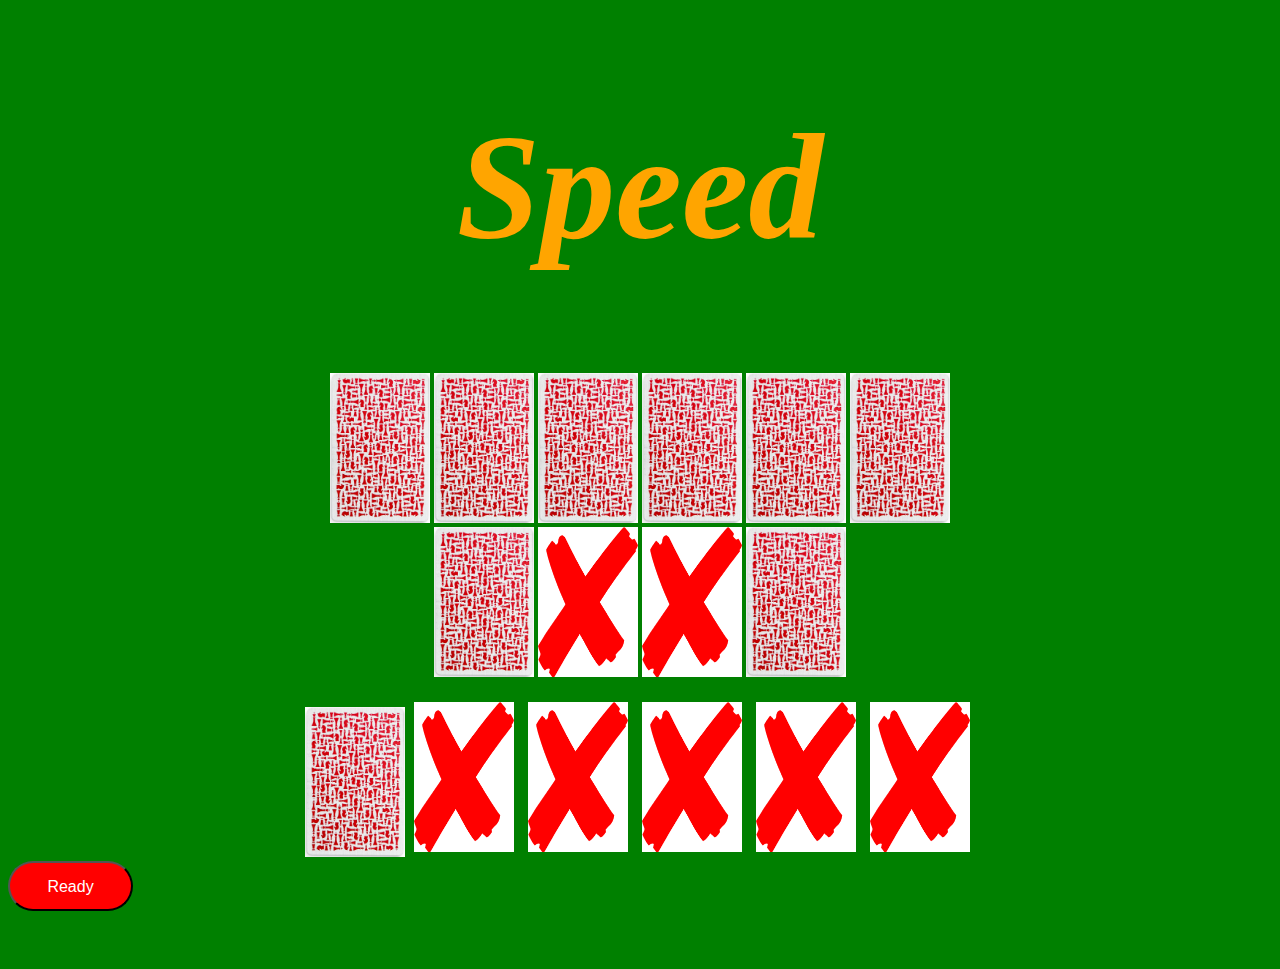
<file: default.html>
<?xml version="1.0" encoding="UTF-8" ?>

<!DOCTYPE html PUBLIC "-//W3C//DTD XHTML 1.0 Strict//EN"
          "http://www.w3.org/TR/xhtml1/DTD/xhtml1-strict.dtd">

<html xmlns="http://www.w3.org/1999/xhtml"lang="en-US">
<head>

	<link rel="stylesheet" type="text/css" href="Proj3Speed.css" />
	
    <title>CS3750 Speed</title>

    <!--
    Author: Doug Bentley
    File: ~/fs1234/CS3750.html
    Honor Code: I acknowledge that this code represents my own work: 1/30/17
    -->
	
    <meta http-equiv="Content-Type" content="text/html; charset=UTF-8" />
    <meta name="description" content="CS3750 Project3" />
    <meta name="keywords" content="Speed, Card Game" />
    <meta name="author" content="Doug Bentley" />
    <script src="pageFunctions.js"></script>

</head>

<body>
	
			<div class="speed">
				<h1> Speed </h1>
			</div>
			<div id="gameBody">
				<!-- Oponent's Hand and Deck -->
				<div class="opponent">
					<!-- Oponent's Hand -->
						<input type="image" id="opponentCard1" class="opCard" src="images/red-knights---b.png" alt="cc" style="width:100px;height:150px;" />

						<input type="image" id="opponentCard2" class="opCard" src="images/red-knights---b.png" alt="cc" style="width:100px;height:150px;" />

						<input type="image" id="opponentCard3" class="opCard" src="images/red-knights---b.png" alt="cc" style="width:100px;height:150px;" />

						<input type="image" id="opponentCard4" class="opCard" src="images/red-knights---b.png" alt="cc" style="width:100px;height:150px;" />

						<input type="image" id="opponentCard5" class="opCard" src="images/red-knights---b.png" alt="cc" style="width:100px;height:150px;" />
					<!-- Opponents Deck -->
						<input type="image" id="opponentDeck" class="opponentDeck" src="images/red-knights---b.png" alt="cc" style="width:100px;height:150px;" />
				</div>	
				
				<!-- Game Decks and playable cards -->
				<div class="gameAction">
						<input type="image" id="gameDeck1" class="gameDeck" src="images/red-knights---b.png" alt="cc" style="width:100px;height:150px;" onclick="sendMessage('gameDeck1');" />
						<input type="image" id="gameCard1" class="gameCard" value="1" src="images/00.png" alt="fc" style="width:100px;height:150px;" onclick="sendMessage('gameCard1');" />
						<input type="image" id="gameCard2" class="gameCard" value="2" src="images/00.png" alt="fc" style="width:100px;height:150px;" onclick="sendMessage('gameCard2');" />
						<input type="image" id="gameDeck2" class="gameDeck" src="images/red-knights---b.png" alt="cc" style="width:100px;height:150px;" onclick="sendMessage('gameDeck2');" />
						<p id="info"></p>
				</div>
				
				<!-- Players Hand and Deck -->				
				<div class="player">
					<!-- Players Deck -->				

						<input type="image" id="playerDeck" class="playerDeck" src="images/red-knights---b.png" alt="cc" style="width:100px;height:150px;" onclick="sendMessage('playerDeck');"/>

					<!-- Players Hand -->					
						<input type="image" id="playerCard1" class="handCard" value="0" src="images/00.png" alt="fc" style="width:100px;height:150px;" onclick="sendMessage('playerCard1');" />
						<input type="image" id="playerCard2" class="handCard" value="1" src="images/00.png" alt="fc" style="width:100px;height:150px;" onclick="sendMessage('playerCard2');" />
						<input type="image" id="playerCard3" class="handCard" value="2" src="images/00.png" alt="fc" style="width:100px;height:150px;" onclick="sendMessage('playerCard3');" />
						<input type="image" id="playerCard4" class="handCard" value="3" src="images/00.png" alt="fc" style="width:100px;height:150px;" onclick="sendMessage('playerCard4');" />
						<input type="image" id="playerCard5" class="handCard" value="4" src="images/00.png" alt="fc" style="width:100px;height:150px;" onclick="sendMessage('playerCard5');" />
					<br />			
				</div>

				
				<div>
					<button id="gameButton" class="button" type="button" value="btnSubmit" onclick="buttonClick()">Ready</button>
				</div>
			</div>
</body>
</html>
</file>
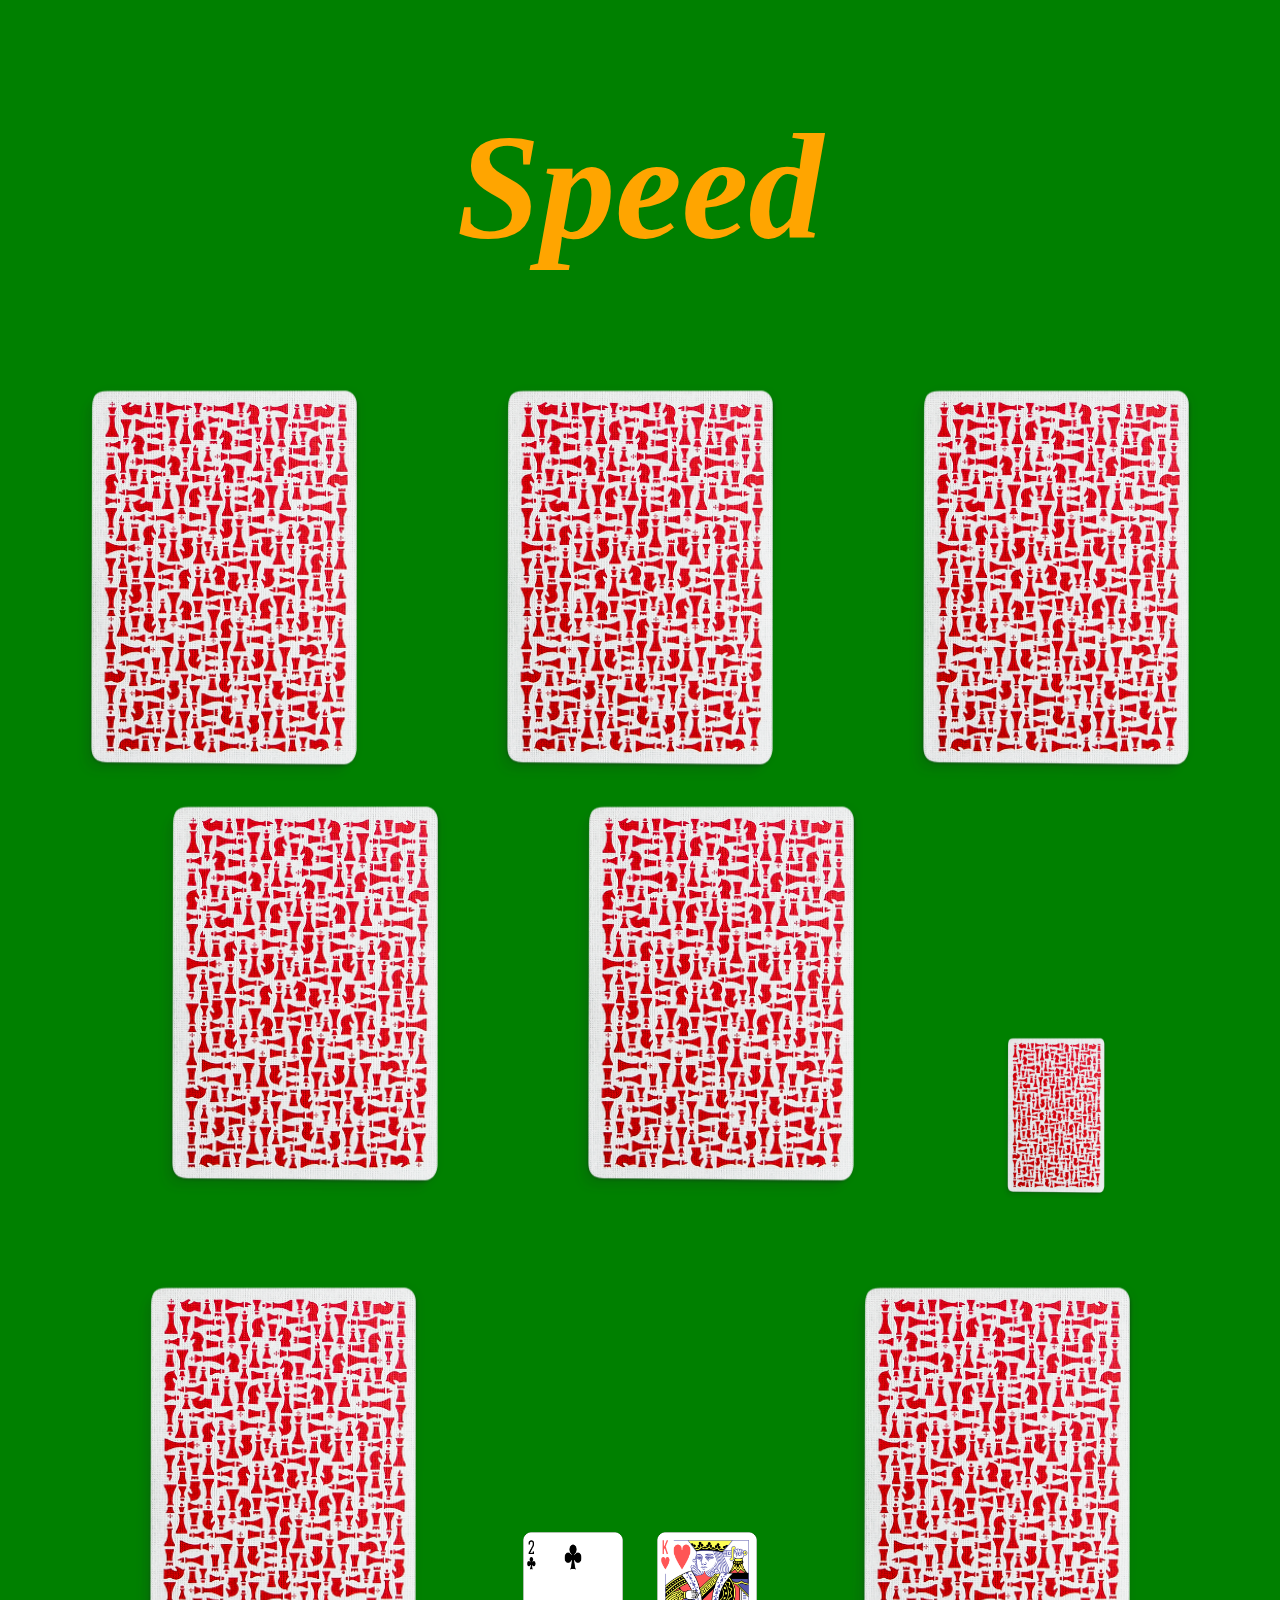
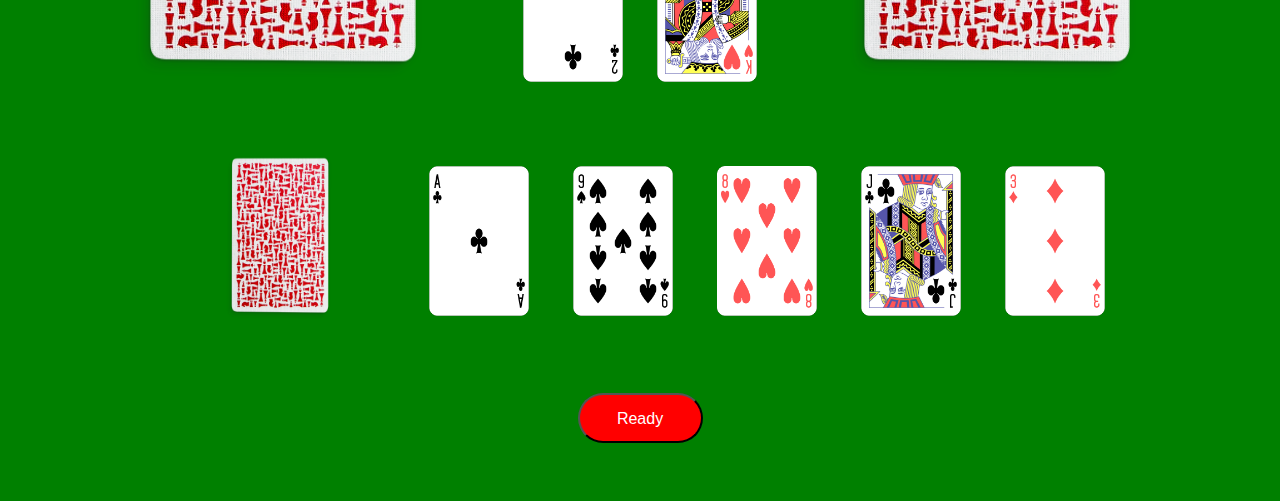
<file: Proj3GameBoard.html>
<?xml version="1.0" encoding="UTF-8" ?>

<!DOCTYPE html PUBLIC "-//W3C//DTD XHTML 1.0 Strict//EN"
          "http://www.w3.org/TR/xhtml1/DTD/xhtml1-strict.dtd">

<html xmlns="http://www.w3.org/1999/xhtml";lang="en-US">
<head>

	<link rel="stylesheet" type="text/css" href="Proj3Speed.css">
	<!--
    <link rel="shortcut icon" href="images/favicon.ico" type="image/x-icon" />
    <link rel="icon" href="images/favicon.ico" type="image/x-icon" />
	-->
	
    <title>CS3750 Speed</title>

    <!--
    Author: Doug Bentley
    File: ~/fs1234/CS3750.html
    Honor Code: I acknowledge that this code represents my own work: 1/30/17
    -->
	
    <meta http-equiv="Content-Type" content="text/html; charset=UTF-8" />
    <meta name="description" content="CS3750 Project3" />
    <meta name="keywords" content="Speed, Card Game" />
    <meta name="author" content="Doug Bentley" />

</head>

<body>
	
	<header>	
		<nav>	</nav>
	</header>
	
	<main>
			<div id="speed" class="gameAction">
				<h1> Speed </h1>
			</div>


			<form>
				<!-- Oponents Hand and Deck -->
				<div class="opponent">
					<!-- Oponents Hand -->
					<div class="oCard">
						<img id="oponentCard1" class="opCard" src="img/red-knights---b.png" alt="cc"> <!-- style="width:150px;height:170px;"> -->
					</div>
					<div class="oCard">
						<img id="oponentCard2" class="opCard" src="img/red-knights---b.png" alt="cc"> <!-- style="width:150px;height:170px;"> -->
					</div>
					<div class="oCard">
						<img id="oponentCard3" class="opCard" src="img/red-knights---b.png" alt="cc"> <!-- style="width:150px;height:170px;"> -->
					</div>
					<div class="oCard">
						<img id="oponentCard4" class="opCard" src="img/red-knights---b.png" alt="cc"> <!-- style="width:150px;height:170px;"> -->
					</div>
					<div class="oCard">
						<img id="oponentCard5" class="opCard" src="img/red-knights---b.png" alt="cc"> <!-- style="width:150px;height:170px;"> -->
					</div>

					<!-- Oponents Deck -->
					<div id="playerDeck" class="card">
						<img id="0" src="img/red-knights---b.png" alt="cc" style="width:150px;height:170px;">
				</div>	
				
				<!-- Game Decks and playable cards -->
				<div class="gameAction">
					<div id="gameDeckDev" class="card">
						<img id="gameDeck1" class="gameDeck" src="img/red-knights---b.png" alt="cc" onclick="select(this.id)">  <!-- style="width:150px;height:170px;"> -->
					</div>
					<div class="card">
						<img id="gameCard1" class="gameCard" value="1" src="img/20.png" alt="fc" style="width:100px;height:150px;" onclick="select(this.id)">
					</div>
					<div class="card">
						<img id="gameCard2" class="gameCard" value="2" src="img/132.png" alt="fc" style="width:100px;height:150px;" onclick="select(this.id)">
					</div>
					<div id="gameDeckDev" class="card">
						<img id="gameDeck2" class="gameDeck" src="img/red-knights---b.png" alt="cc" onclick="select(this.id)">  <!-- style="width:150px;height:170px;"> -->
					</div>
				</div>
				
				<!-- Players Hand and Deck -->				
				<div class="player">
					<!-- Players Deck -->				
					<div id="playerDeck" class="card">
						<img id="playerDeck" src="img/red-knights---b.png" alt="cc" style="width:150px;height:170px;">
					</div>

					<!-- Players Hand -->					
					<div id="c1" class="card">
						<img id="playerCard1" class="handCard" value="0" src="img/11.png" alt="fc" style="width:100px;height:150px;" onclick="handSelect(this.value); select(this.id); sendMessage('playerCard1');">
					</div>
					<div id="c2" class="card">
						<img id="playerCard2" class="handCard" value="1" src="img/90.png" alt="fc" style="width:100px;height:150px;" onclick="handSelect(this.value); select(this.id); sendMessage('playerCard2');">
					</div>
					<div id="c3" class="card">
						<img id="playerCard3" class="handCard" value="2" src="img/82.png" alt="fc" style="width:100px;height:150px;" onclick="handSelect(this.value); select(this.id); sendMessage('playerCard3');">
					</div>
					<div id="c4" class="card">
						<img id="playerCard4" class="handCard" value="3" src="img/111.png" alt="fc" style="width:100px;height:150px;" onclick="handSelect(this.value); select(this.id); sendMessage('playerCard4');">
					</div>
					<div id="c5" class="card">
						<img id="playerCard5" class="handCard" value="4" src="img/33.png" alt="fc" style="width:100px;height:150px;" onclick="handSelect(this.value); select(this.id); sendMessage('playerCard5');">
					</div>
		
				</div>

				<br />

				<div >
					<button id="gameButton" class="button" type="button" value="btnSubmit" onClick="buttonClick()">Ready</button>
				</div>
			</form>

	</main>
	
	<footer>
		<nav>	</nav>
	</footer>
	<script src="Proj3Speed.js"></script>
</body>
</html>
</file>
<file: Proj3Speed.css>
body {
    background-color: green;
}

h1 {
    text-align: center;
    color: orange;
	font-style: oblique;
	font-size: 150px;
	background: align-center
	/* vertical-align: center; */
}

.container {
	width: 989px;
	margin: 0 auto;
}

.opponent {
	text-align: center;
	/* border: solid 1px white; */
	/* border-radius: 3px; */
}

.oCard {

	display: inline-block;
}

.gameAction {
	text-align: center;
}

.player {
	text-align: center;
}

.handCard{
	border: thick solid green; 
}

.button{
	background-color: #FF0000;
	border-radius: 50px;
	color: white;
	padding: 15px 32px;
	text-align: center;
	text-decoration: none;
	display: inline-block;
	font-size: 16px;
	width: 125px;
	height: 50px;
	margin-bottom: 50px;
}

#playerDeck.card {
	padding: 50px;
}

.card {
	/* top-align: auto */
	padding: 15px;
	display: inline-block;
}

/* #gameDeck.card { */
	/* visibility: visible; */
/* } */

/* #playerCard1 { */
	/* border: thick solid white; */
/* } */
/* #playerCard2 { */
	/* border: thick solid white; */
/* } */
/* #playerCard3 { */
	/* border: thick solid white; */
/* } */
/* #playerCard4 { */
	/* border: thick solid white; */
/* } */
/* #playerCard5 { */
	/* border: thick solid white; */
/* } */
</file>
